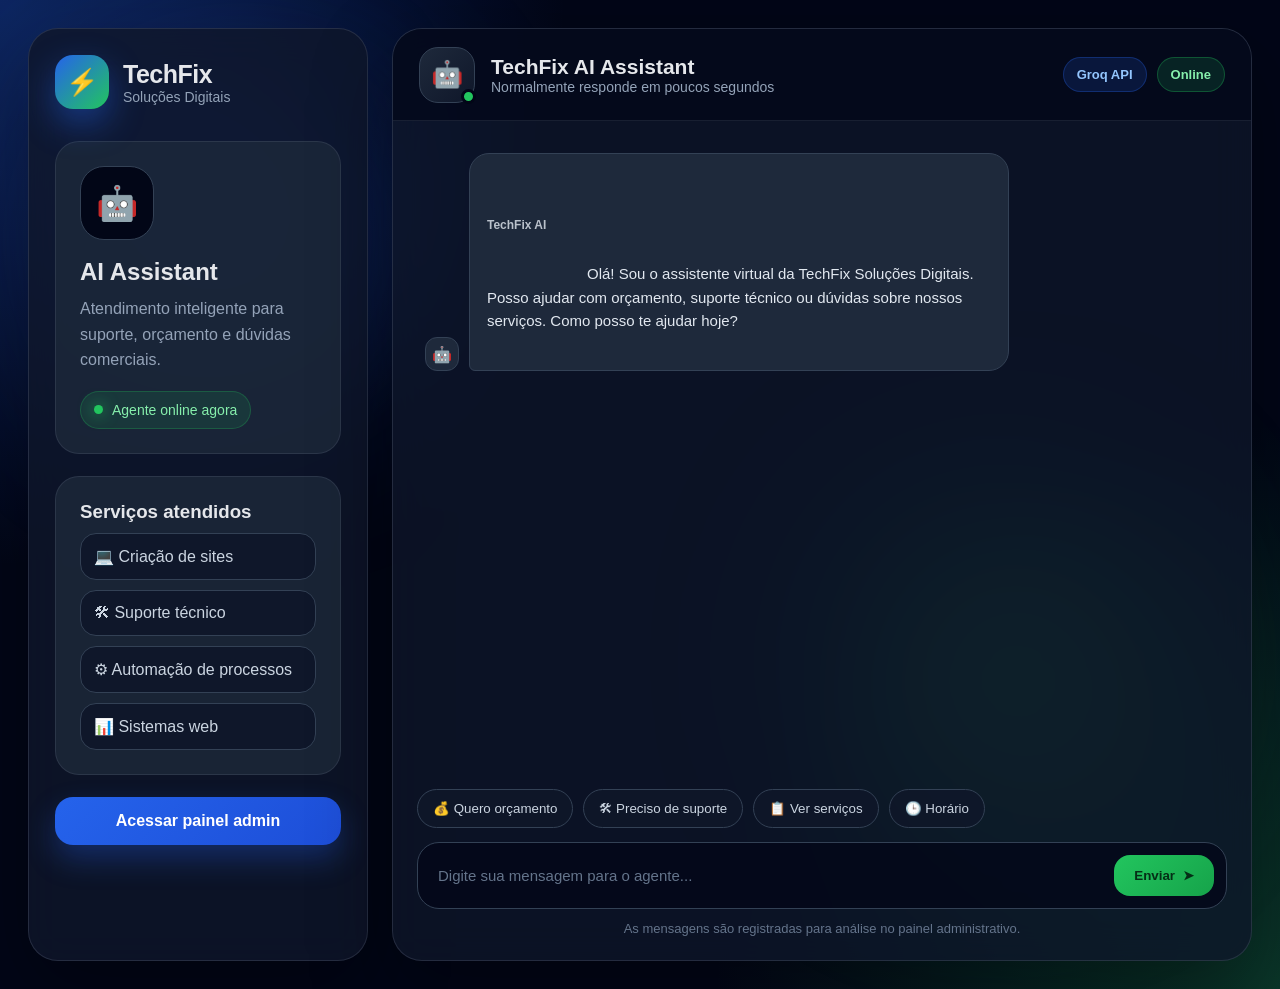
<file: templates/index.html>
<!DOCTYPE html>
<html lang="pt-br">
<head>
    <meta charset="UTF-8">
    <meta name="viewport" content="width=device-width, initial-scale=1.0">
    <title>TechFix AI Assistant</title>
    <link rel="stylesheet" href="/static/style.css">
</head>
<body>

<div class="background-blur blur-1"></div>
<div class="background-blur blur-2"></div>

<div class="main-wrapper">

    <aside class="left-panel">
        <div class="brand">
            <div class="brand-icon">⚡</div>
            <div>
                <h1>TechFix</h1>
                <p>Soluções Digitais</p>
            </div>
        </div>

        <div class="agent-card">
            <div class="agent-avatar">🤖</div>
            <h2>AI Assistant</h2>
            <p>Atendimento inteligente para suporte, orçamento e dúvidas comerciais.</p>

            <div class="online-status">
                <span></span>
                Agente online agora
            </div>
        </div>

        <div class="services-card">
            <h3>Serviços atendidos</h3>
            <div class="service-item">💻 Criação de sites</div>
            <div class="service-item">🛠 Suporte técnico</div>
            <div class="service-item">⚙ Automação de processos</div>
            <div class="service-item">📊 Sistemas web</div>
        </div>

        <a href="/admin" class="admin-button">Acessar painel admin</a>
    </aside>

    <main class="chat-wrapper">
        <header class="chat-topbar">
            <div class="chat-user">
                <div class="avatar">
                    <span>🤖</span>
                    <div class="pulse"></div>
                </div>

                <div>
                    <h2>TechFix AI Assistant</h2>
                    <p>Normalmente responde em poucos segundos</p>
                </div>
            </div>

            <div class="top-actions">
                <span class="model-badge">Groq API</span>
                <span class="status-badge">Online</span>
            </div>
        </header>

        <section class="chat-container">
            <div id="chat-box" class="chat-box">
                <div class="message-row bot-row">
                    <div class="small-avatar">🤖</div>
                    <div class="message bot">
                        <span class="message-author">TechFix AI</span>
                        Olá! Sou o assistente virtual da TechFix Soluções Digitais. Posso ajudar com orçamento, suporte técnico ou dúvidas sobre nossos serviços. Como posso te ajudar hoje?
                    </div>
                </div>
            </div>

            <div class="suggestions">
                <button onclick="quickMessage('Quero fazer um orçamento para um site')">💰 Quero orçamento</button>
                <button onclick="quickMessage('Preciso de suporte técnico')">🛠 Preciso de suporte</button>
                <button onclick="quickMessage('Quais serviços vocês oferecem?')">📋 Ver serviços</button>
                <button onclick="quickMessage('Qual o horário de atendimento?')">🕒 Horário</button>
            </div>

            <div class="input-box">
                <input 
                    type="text" 
                    id="message" 
                    placeholder="Digite sua mensagem para o agente..." 
                    onkeydown="handleEnter(event)"
                    autocomplete="off"
                >
                <button onclick="sendMessage()">
                    <span>Enviar</span>
                    ➤
                </button>
            </div>

            <p class="chat-footer">
                As mensagens são registradas para análise no painel administrativo.
            </p>
        </section>
    </main>

</div>

<script src="/static/script.js"></script>
</body>
</html>
</file>
<file: static/style.css>
/* =========================
   RESET / BASE
========================= */
* {
    margin: 0;
    padding: 0;
    box-sizing: border-box;
}

body {
    font-family: "Segoe UI", Arial, sans-serif;
    min-height: 100vh;
    background:
        radial-gradient(circle at top left, rgba(37, 99, 235, 0.35), transparent 35%),
        radial-gradient(circle at bottom right, rgba(34, 197, 94, 0.25), transparent 35%),
        #020617;
    color: #e5e7eb;
    overflow-x: hidden;
}

a {
    color: inherit;
}

button,
input {
    font-family: inherit;
}

/* =========================
   BACKGROUND EFFECTS
========================= */
.background-blur {
    position: fixed;
    width: 320px;
    height: 320px;
    border-radius: 50%;
    filter: blur(100px);
    opacity: 0.35;
    z-index: 0;
    pointer-events: none;
}

.blur-1 {
    background: #2563eb;
    top: 80px;
    left: 80px;
}

.blur-2 {
    background: #22c55e;
    right: 120px;
    bottom: 80px;
}

/* =========================
   CHAT PAGE
========================= */
.main-wrapper {
    position: relative;
    z-index: 1;
    min-height: 100vh;
    display: grid;
    grid-template-columns: 340px 1fr;
    gap: 24px;
    padding: 28px;
}

.left-panel {
    background: rgba(15, 23, 42, 0.82);
    backdrop-filter: blur(18px);
    border: 1px solid rgba(148, 163, 184, 0.18);
    border-radius: 30px;
    padding: 26px;
    box-shadow: 0 30px 80px rgba(0, 0, 0, 0.35);
}

.brand {
    display: flex;
    align-items: center;
    gap: 14px;
    margin-bottom: 32px;
}

.brand-icon {
    width: 54px;
    height: 54px;
    border-radius: 18px;
    background: linear-gradient(135deg, #2563eb, #22c55e);
    display: flex;
    align-items: center;
    justify-content: center;
    font-size: 26px;
    box-shadow: 0 14px 35px rgba(37, 99, 235, 0.45);
}

.brand h1 {
    font-size: 25px;
    letter-spacing: -0.5px;
}

.brand p {
    color: #94a3b8;
    font-size: 14px;
}

.agent-card,
.services-card {
    background: rgba(30, 41, 59, 0.78);
    border: 1px solid rgba(148, 163, 184, 0.14);
    border-radius: 24px;
    padding: 24px;
    margin-bottom: 22px;
}

.agent-avatar {
    width: 74px;
    height: 74px;
    border-radius: 24px;
    background: #020617;
    display: flex;
    align-items: center;
    justify-content: center;
    font-size: 34px;
    margin-bottom: 18px;
    border: 1px solid #334155;
}

.agent-card h2,
.services-card h3 {
    margin-bottom: 10px;
}

.agent-card p {
    color: #94a3b8;
    line-height: 1.6;
    margin-bottom: 18px;
}

.online-status {
    display: inline-flex;
    align-items: center;
    gap: 9px;
    background: rgba(34, 197, 94, 0.12);
    color: #86efac;
    padding: 10px 13px;
    border-radius: 999px;
    font-size: 14px;
    border: 1px solid rgba(34, 197, 94, 0.25);
}

.online-status span {
    width: 9px;
    height: 9px;
    background: #22c55e;
    border-radius: 50%;
    box-shadow: 0 0 16px #22c55e;
}

.service-item {
    background: #0f172a;
    border: 1px solid #334155;
    padding: 13px;
    border-radius: 16px;
    color: #cbd5e1;
    margin-top: 10px;
}

.admin-button {
    display: block;
    text-decoration: none;
    text-align: center;
    background: linear-gradient(135deg, #2563eb, #1d4ed8);
    color: white;
    padding: 15px;
    border-radius: 18px;
    font-weight: 700;
    box-shadow: 0 14px 30px rgba(37, 99, 235, 0.32);
    transition: 0.2s;
}

.admin-button:hover {
    transform: translateY(-2px);
}

.chat-wrapper {
    display: flex;
    flex-direction: column;
    background: rgba(15, 23, 42, 0.78);
    backdrop-filter: blur(18px);
    border: 1px solid rgba(148, 163, 184, 0.18);
    border-radius: 30px;
    overflow: hidden;
    box-shadow: 0 30px 80px rgba(0, 0, 0, 0.35);
}

.chat-topbar {
    height: 92px;
    padding: 20px 26px;
    background: rgba(2, 6, 23, 0.7);
    border-bottom: 1px solid rgba(148, 163, 184, 0.14);
    display: flex;
    justify-content: space-between;
    align-items: center;
}

.chat-user {
    display: flex;
    align-items: center;
    gap: 16px;
}

.avatar {
    position: relative;
    width: 56px;
    height: 56px;
    border-radius: 19px;
    background: linear-gradient(135deg, #1e293b, #0f172a);
    border: 1px solid #334155;
    display: flex;
    align-items: center;
    justify-content: center;
    font-size: 26px;
}

.pulse {
    position: absolute;
    right: -2px;
    bottom: -2px;
    width: 15px;
    height: 15px;
    background: #22c55e;
    border: 3px solid #020617;
    border-radius: 50%;
}

.chat-user h2 {
    font-size: 21px;
}

.chat-user p {
    color: #94a3b8;
    font-size: 14px;
}

.top-actions {
    display: flex;
    gap: 10px;
}

.model-badge,
.status-badge {
    padding: 9px 13px;
    border-radius: 999px;
    font-size: 13px;
    font-weight: 700;
}

.model-badge {
    background: rgba(37, 99, 235, 0.16);
    color: #93c5fd;
    border: 1px solid rgba(37, 99, 235, 0.3);
}

.status-badge {
    background: rgba(34, 197, 94, 0.14);
    color: #86efac;
    border: 1px solid rgba(34, 197, 94, 0.3);
}

.chat-container {
    flex: 1;
    display: flex;
    flex-direction: column;
    padding: 24px;
}

.chat-box {
    height: calc(100vh - 270px);
    min-height: 420px;
    overflow-y: auto;
    padding: 8px 8px 20px;
    scroll-behavior: smooth;
}

.chat-box::-webkit-scrollbar {
    width: 8px;
}

.chat-box::-webkit-scrollbar-thumb {
    background: #334155;
    border-radius: 999px;
}

.message-row {
    display: flex;
    align-items: flex-end;
    gap: 10px;
    margin-bottom: 18px;
}

.user-row {
    justify-content: flex-end;
}

.bot-row {
    justify-content: flex-start;
}

.small-avatar {
    width: 34px;
    height: 34px;
    min-width: 34px;
    border-radius: 12px;
    background: #1e293b;
    border: 1px solid #334155;
    display: flex;
    align-items: center;
    justify-content: center;
}

.message {
    max-width: 68%;
    padding: 15px 17px;
    border-radius: 20px;
    line-height: 1.55;
    font-size: 15px;
    white-space: pre-wrap;
}

.message-author {
    display: block;
    font-size: 12px;
    font-weight: 700;
    margin-bottom: 5px;
    opacity: 0.8;
}

.bot {
    background: #1e293b;
    color: #e2e8f0;
    border: 1px solid #334155;
    border-bottom-left-radius: 6px;
}

.user {
    background: linear-gradient(135deg, #2563eb, #1d4ed8);
    color: white;
    border-bottom-right-radius: 6px;
    box-shadow: 0 10px 30px rgba(37, 99, 235, 0.25);
}

.suggestions {
    display: flex;
    flex-wrap: wrap;
    gap: 10px;
    padding: 14px 0;
}

.suggestions button {
    background: rgba(15, 23, 42, 0.9);
    color: #cbd5e1;
    border: 1px solid #334155;
    padding: 11px 15px;
    border-radius: 999px;
    cursor: pointer;
    transition: 0.2s;
}

.suggestions button:hover {
    background: #1e293b;
    transform: translateY(-1px);
}

.input-box {
    display: flex;
    gap: 12px;
    background: rgba(2, 6, 23, 0.75);
    border: 1px solid #334155;
    border-radius: 22px;
    padding: 12px;
}

.input-box input {
    flex: 1;
    background: transparent;
    border: none;
    outline: none;
    color: white;
    font-size: 15px;
    padding: 0 8px;
}

.input-box input::placeholder {
    color: #64748b;
}

.input-box button {
    border: none;
    background: linear-gradient(135deg, #22c55e, #16a34a);
    color: #052e16;
    padding: 13px 20px;
    border-radius: 16px;
    font-weight: 800;
    cursor: pointer;
    display: flex;
    gap: 8px;
    align-items: center;
    transition: 0.2s;
}

.input-box button:hover {
    transform: translateY(-1px);
    box-shadow: 0 12px 28px rgba(34, 197, 94, 0.25);
}

.chat-footer {
    text-align: center;
    color: #64748b;
    font-size: 13px;
    margin-top: 12px;
}

/* =========================
   ADMIN DASHBOARD
========================= */
.admin-dashboard {
    min-height: 100vh;
    display: grid;
    grid-template-columns: 300px minmax(0, 1fr);
    background:
        radial-gradient(circle at top right, rgba(37, 99, 235, 0.22), transparent 34%),
        radial-gradient(circle at bottom left, rgba(34, 197, 94, 0.13), transparent 32%),
        #020617;
}

.dashboard-sidebar {
    padding: 28px;
    background: rgba(2, 6, 23, 0.86);
    border-right: 1px solid rgba(148, 163, 184, 0.14);
}

.dashboard-brand {
    display: flex;
    align-items: center;
    gap: 14px;
    margin-bottom: 34px;
}

.dashboard-logo {
    width: 54px;
    height: 54px;
    border-radius: 18px;
    background: linear-gradient(135deg, #2563eb, #22c55e);
    display: flex;
    align-items: center;
    justify-content: center;
    font-size: 26px;
    box-shadow: 0 18px 40px rgba(37, 99, 235, 0.35);
}

.dashboard-brand h2 {
    font-size: 24px;
    letter-spacing: -0.5px;
}

.dashboard-brand span {
    color: #94a3b8;
    font-size: 13px;
}

.dashboard-nav {
    display: flex;
    flex-direction: column;
    gap: 12px;
    margin-bottom: 28px;
}

.nav-item {
    text-decoration: none;
    color: #cbd5e1;
    padding: 14px 16px;
    border-radius: 16px;
    background: rgba(15, 23, 42, 0.82);
    border: 1px solid rgba(148, 163, 184, 0.13);
    transition: 0.2s;
}

.nav-item:hover,
.nav-item.active {
    color: white;
    background: linear-gradient(135deg, #2563eb, #1d4ed8);
    border-color: rgba(147, 197, 253, 0.45);
}

.sidebar-card {
    background: rgba(30, 41, 59, 0.76);
    border: 1px solid rgba(148, 163, 184, 0.14);
    border-radius: 22px;
    padding: 20px;
}

.sidebar-card h3 {
    margin: 8px 0;
}

.sidebar-card p {
    color: #94a3b8;
    line-height: 1.55;
    font-size: 14px;
}

.mini-label,
.page-label {
    color: #60a5fa;
    font-weight: 800;
    font-size: 12px;
    letter-spacing: 0.12em;
    text-transform: uppercase;
}

.dashboard-main {
    padding: 34px;
    max-width: 1500px;
    width: 100%;
    margin: 0 auto;
}

.dashboard-header {
    display: flex;
    justify-content: space-between;
    gap: 24px;
    align-items: flex-start;
    margin-bottom: 26px;
}

.dashboard-header h1 {
    font-size: 38px;
    letter-spacing: -1px;
    margin-top: 8px;
}

.dashboard-header p {
    color: #94a3b8;
    margin-top: 8px;
    font-size: 15px;
}

.header-actions {
    display: flex;
    gap: 10px;
    flex-wrap: wrap;
    justify-content: flex-end;
}

.system-pill {
    background: rgba(37, 99, 235, 0.13);
    color: #93c5fd;
    border: 1px solid rgba(37, 99, 235, 0.32);
    padding: 10px 14px;
    border-radius: 999px;
    font-size: 13px;
    font-weight: 800;
}

.system-pill.green {
    background: rgba(34, 197, 94, 0.13);
    color: #86efac;
    border-color: rgba(34, 197, 94, 0.32);
}

.kpi-grid {
    display: grid;
    grid-template-columns: repeat(4, minmax(170px, 1fr));
    gap: 18px;
    margin-bottom: 22px;
}

.kpi-card {
    background: rgba(30, 41, 59, 0.82);
    border: 1px solid rgba(148, 163, 184, 0.15);
    border-radius: 24px;
    padding: 22px;
    box-shadow: 0 24px 70px rgba(0,0,0,0.22);
}

.kpi-card span {
    color: #94a3b8;
    font-size: 14px;
}

.kpi-card strong {
    display: block;
    font-size: 32px;
    margin: 10px 0 6px;
    letter-spacing: -0.5px;
}

.kpi-card p {
    color: #64748b;
    font-size: 13px;
}

.analytics-grid {
    display: grid;
    grid-template-columns: 1.2fr 1fr;
    gap: 18px;
    margin-bottom: 22px;
}

.analytics-card {
    background: rgba(15, 23, 42, 0.72);
    border: 1px solid rgba(148, 163, 184, 0.13);
    border-radius: 24px;
    padding: 22px;
}

.analytics-card h3 {
    margin-bottom: 10px;
}

.analytics-card p {
    color: #94a3b8;
    line-height: 1.6;
}

.flow-list {
    display: flex;
    flex-wrap: wrap;
    gap: 10px;
}

.flow-list span {
    background: rgba(37, 99, 235, 0.12);
    border: 1px solid rgba(37, 99, 235, 0.24);
    color: #bfdbfe;
    padding: 10px 12px;
    border-radius: 999px;
    font-size: 13px;
    font-weight: 700;
}

.records-panel {
    background: rgba(30, 41, 59, 0.82);
    border: 1px solid rgba(148, 163, 184, 0.16);
    border-radius: 28px;
    padding: 24px;
    box-shadow: 0 24px 70px rgba(0,0,0,0.24);
}

.records-header {
    display: flex;
    justify-content: space-between;
    margin-bottom: 20px;
}

.records-header h2 {
    font-size: 24px;
}

.records-header p {
    color: #94a3b8;
    margin-top: 6px;
}

.records-list {
    display: grid;
    gap: 18px;
}

.record-card {
    background: rgba(2, 6, 23, 0.52);
    border: 1px solid rgba(148, 163, 184, 0.13);
    border-radius: 24px;
    padding: 20px;
}

.record-top {
    display: flex;
    justify-content: space-between;
    align-items: flex-start;
    gap: 18px;
    margin-bottom: 18px;
}

.record-id {
    color: #60a5fa;
    font-size: 13px;
    font-weight: 800;
}

.record-top h3 {
    margin-top: 5px;
    font-size: 20px;
}

.record-top p {
    color: #64748b;
    margin-top: 5px;
}

.record-tags {
    display: flex;
    gap: 8px;
    flex-wrap: wrap;
    justify-content: flex-end;
}

.record-contact {
    display: grid;
    grid-template-columns: repeat(3, 1fr);
    gap: 14px;
    margin-bottom: 18px;
}

.record-contact div {
    background: rgba(15, 23, 42, 0.86);
    border: 1px solid rgba(148, 163, 184, 0.11);
    border-radius: 18px;
    padding: 14px;
}

.record-contact span {
    display: block;
    color: #64748b;
    font-size: 12px;
    margin-bottom: 6px;
    text-transform: uppercase;
    letter-spacing: 0.08em;
}

.record-contact strong {
    color: #e5e7eb;
}

.empty-info {
    color: #64748b !important;
    font-style: italic;
}

.conversation-box {
    display: grid;
    grid-template-columns: 1fr 1.4fr;
    gap: 14px;
}

.conversation-message {
    border-radius: 18px;
    padding: 16px;
    line-height: 1.55;
}

.conversation-message span {
    display: block;
    font-size: 12px;
    text-transform: uppercase;
    letter-spacing: 0.08em;
    margin-bottom: 8px;
    font-weight: 800;
}

.client-msg {
    background: rgba(37, 99, 235, 0.10);
    border: 1px solid rgba(37, 99, 235, 0.25);
}

.client-msg span {
    color: #93c5fd;
}

.ai-msg {
    background: rgba(34, 197, 94, 0.08);
    border: 1px solid rgba(34, 197, 94, 0.20);
}

.ai-msg span {
    color: #86efac;
}

.conversation-message p {
    color: #dbeafe;
}

/* =========================
   TAGS / BADGES
========================= */
.tag {
    display: inline-block;
    padding: 7px 10px;
    border-radius: 999px;
    font-size: 12px;
    font-weight: 800;
    white-space: nowrap;
}

.intent {
    background: rgba(37, 99, 235, 0.14);
    color: #93c5fd;
    border: 1px solid rgba(37, 99, 235, 0.3);
}

.high {
    background: rgba(239, 68, 68, 0.14);
    color: #fca5a5;
    border: 1px solid rgba(239, 68, 68, 0.3);
}

.medium {
    background: rgba(245, 158, 11, 0.14);
    color: #fcd34d;
    border: 1px solid rgba(245, 158, 11, 0.3);
}

.normal {
    background: rgba(34, 197, 94, 0.14);
    color: #86efac;
    border: 1px solid rgba(34, 197, 94, 0.3);
}

/* =========================
   RESPONSIVE
========================= */
@media (max-width: 1200px) {
    .admin-dashboard {
        grid-template-columns: 1fr;
    }

    .dashboard-sidebar {
        border-right: none;
        border-bottom: 1px solid rgba(148, 163, 184, 0.14);
    }

    .kpi-grid {
        grid-template-columns: repeat(2, 1fr);
    }

    .analytics-grid,
    .conversation-box {
        grid-template-columns: 1fr;
    }
}

@media (max-width: 1000px) {
    .main-wrapper {
        grid-template-columns: 1fr;
    }

    .left-panel {
        display: none;
    }

    .chat-box {
        height: calc(100vh - 260px);
    }

    .message {
        max-width: 86%;
    }

    .top-actions {
        display: none;
    }
}

@media (max-width: 700px) {
    .dashboard-main {
        padding: 20px;
    }

    .dashboard-header,
    .record-top {
        flex-direction: column;
    }

    .kpi-grid,
    .record-contact {
        grid-template-columns: 1fr;
    }

    .main-wrapper {
        padding: 14px;
    }

    .chat-topbar {
        height: auto;
        padding: 16px;
    }

    .chat-container {
        padding: 16px;
    }

    .input-box {
        flex-direction: column;
    }

    .input-box button {
        justify-content: center;
    }
}
</file>
